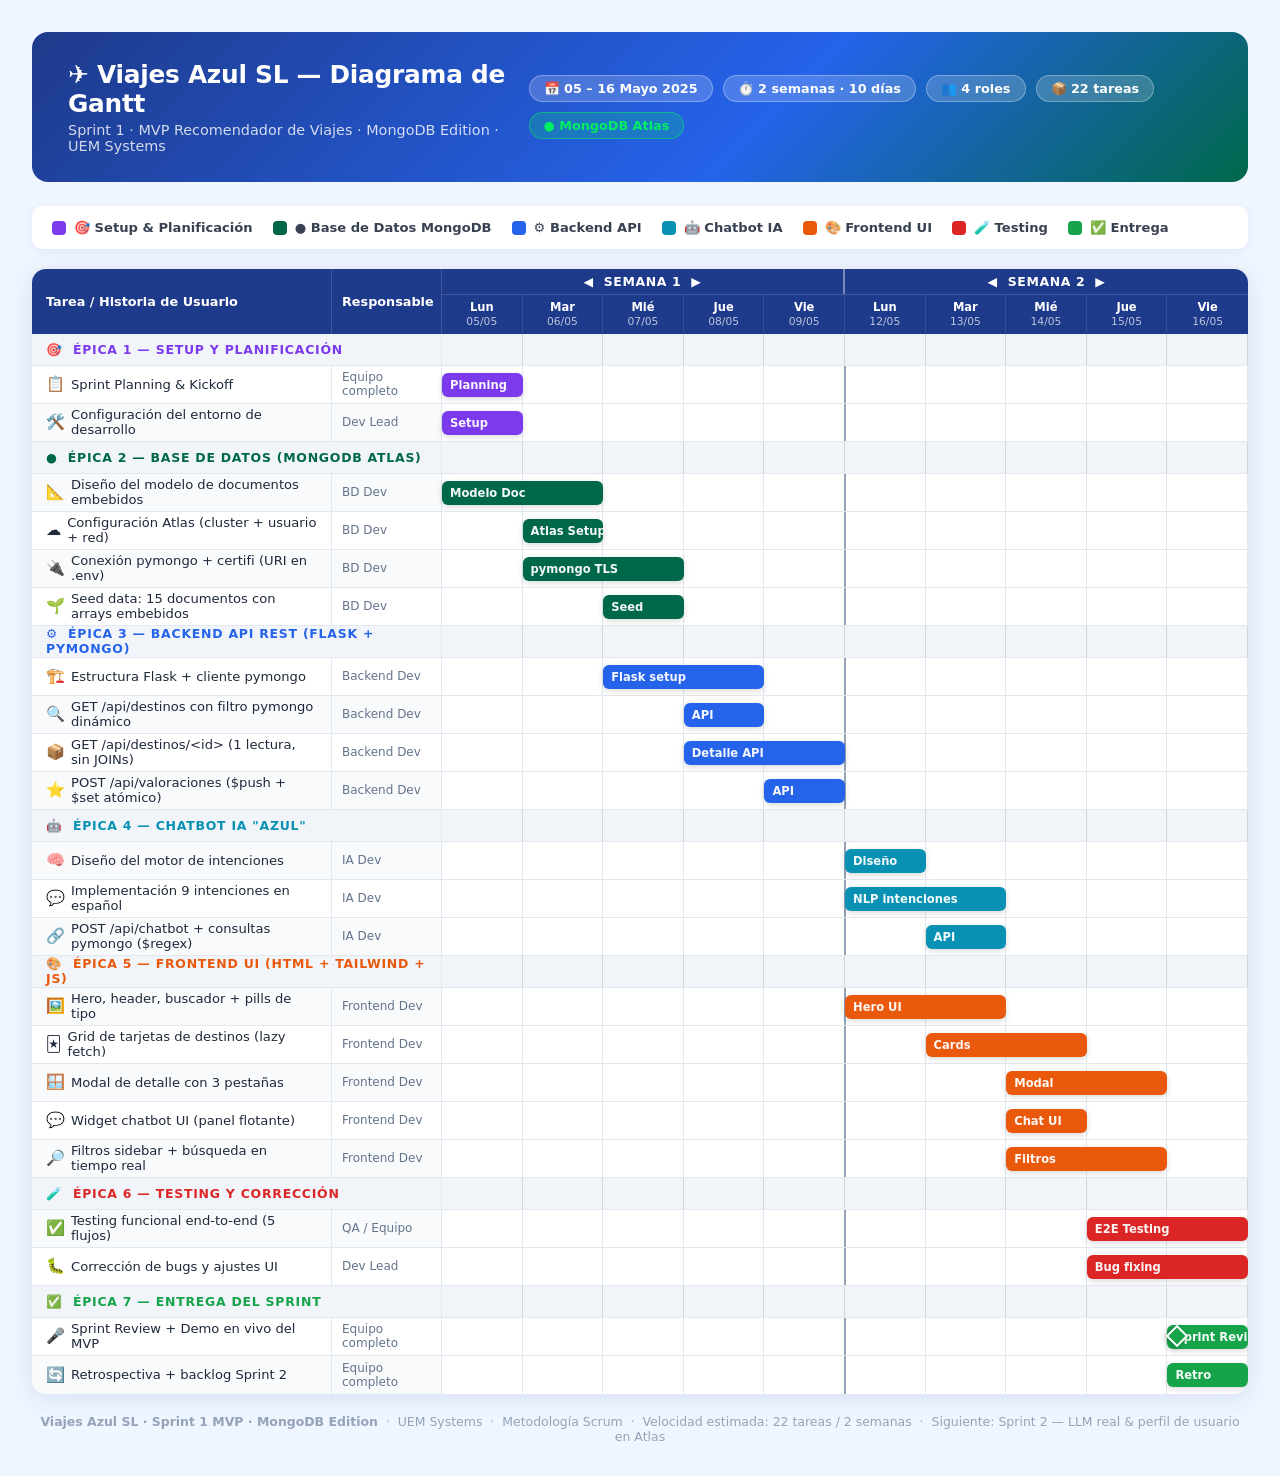
<file: GANTT_SPRINT1_MONGODB.html>
<!DOCTYPE html>
<html lang="es">
<head>
  <meta charset="UTF-8">
  <meta name="viewport" content="width=device-width, initial-scale=1.0">
  <title>Gantt – Sprint 1 MVP · Viajes Azul SL · MongoDB Edition</title>
  <style>
    :root {
      --col-task: 300px;
      --col-resp: 110px;
      --row-h:    38px;
      --epic-h:   32px;

      --c-purple:  #7c3aed;
      --c-db:      #00684a;
      --c-api:     #2563eb;
      --c-chat:    #0891b2;
      --c-front:   #ea580c;
      --c-test:    #dc2626;
      --c-done:    #16a34a;

      --line:      #e2e8f0;
      --bg-alt:    #f8fafc;
    }

    * { box-sizing: border-box; margin: 0; padding: 0; }

    body {
      font-family: 'Segoe UI', system-ui, sans-serif;
      background: #f0f6ff;
      padding: 32px;
      min-width: 1180px;
    }

    /* ── Page header ─────────────────────────────────────────────────── */
    .page-header {
      background: linear-gradient(135deg, #1e3a8a 0%, #2563eb 60%, #00684a 100%);
      border-radius: 16px;
      padding: 28px 36px;
      color: #fff;
      margin-bottom: 24px;
      display: flex;
      justify-content: space-between;
      align-items: center;
    }
    .ph-title { font-size: 1.55rem; font-weight: 800; letter-spacing: -.01em; }
    .ph-sub   { font-size: .9rem; opacity: .8; margin-top: 4px; }
    .ph-chips { display: flex; gap: 10px; flex-wrap: wrap; }
    .chip {
      background: rgba(255,255,255,.18);
      border: 1px solid rgba(255,255,255,.3);
      border-radius: 50px;
      padding: 5px 14px;
      font-size: .8rem;
      font-weight: 600;
    }
    .chip-mongo {
      background: rgba(0,237,100,.2);
      border: 1px solid rgba(0,237,100,.5);
      color: #00ed64;
    }

    /* ── Legend ──────────────────────────────────────────────────────── */
    .legend {
      display: flex;
      gap: 20px;
      flex-wrap: wrap;
      margin-bottom: 20px;
      background: #fff;
      padding: 14px 20px;
      border-radius: 10px;
      box-shadow: 0 2px 8px rgba(30,58,138,.08);
    }
    .leg-item { display: flex; align-items: center; gap: 8px; font-size: .82rem; font-weight: 600; color: #374151; }
    .leg-dot  { width: 14px; height: 14px; border-radius: 4px; flex-shrink: 0; }

    /* ── Gantt wrapper ────────────────────────────────────────────────── */
    .gantt-wrap {
      background: #fff;
      border-radius: 14px;
      box-shadow: 0 4px 24px rgba(30,58,138,.12);
      overflow: hidden;
    }

    /* ── Every row = flex: [task | responsible | bars] ──────────────── */
    .g-row {
      display: flex;
      align-items: stretch;
      border-bottom: 1px solid var(--line);
      min-height: var(--row-h);
    }
    .g-row:last-child { border-bottom: none; }
    .g-row:nth-child(even) .g-cell-task,
    .g-row:nth-child(even) .g-cell-resp { background: var(--bg-alt); }

    /* ── Cell: task name ─────────────────────────────────────────────── */
    .g-cell-task {
      width: var(--col-task);
      flex-shrink: 0;
      padding: 0 14px;
      display: flex;
      align-items: center;
      font-size: .82rem;
      color: #1e293b;
      border-right: 1px solid var(--line);
      background: #fff;
    }
    .task-icon { margin-right: 6px; font-size: .95rem; }

    /* ── Cell: responsible ───────────────────────────────────────────── */
    .g-cell-resp {
      width: var(--col-resp);
      flex-shrink: 0;
      padding: 0 10px;
      display: flex;
      align-items: center;
      font-size: .75rem;
      color: #64748b;
      border-right: 1px solid var(--line);
      background: #fff;
    }

    /* ── Cell: bars area ─────────────────────────────────────────────── */
    .g-cell-bars {
      flex: 1;
      position: relative;
      background-image: repeating-linear-gradient(
        to right,
        transparent 0%,
        transparent calc(10% - 1px),
        var(--line) calc(10% - 1px),
        var(--line) 10%
      );
    }
    .g-cell-bars::after {
      content: '';
      position: absolute;
      top: 0; bottom: 0;
      left: 50%;
      width: 2px;
      background: #94a3b8;
      transform: translateX(-50%);
      z-index: 1;
    }

    /* ── Bar ─────────────────────────────────────────────────────────── */
    .bar {
      position: absolute;
      top: 7px;
      height: calc(var(--row-h) - 14px);
      border-radius: 6px;
      display: flex;
      align-items: center;
      padding: 0 8px;
      font-size: .72rem;
      font-weight: 700;
      color: rgba(255,255,255,.95);
      white-space: nowrap;
      overflow: hidden;
      text-overflow: ellipsis;
      z-index: 2;
      box-shadow: 0 2px 6px rgba(0,0,0,.15);
    }
    .bar-purple { background: var(--c-purple); }
    .bar-db     { background: var(--c-db); }
    .bar-api    { background: var(--c-api); }
    .bar-chat   { background: var(--c-chat); }
    .bar-front  { background: var(--c-front); }
    .bar-test   { background: var(--c-test); }
    .bar-done   { background: var(--c-done); }

    /* ── Column header rows ──────────────────────────────────────────── */
    .g-row-header {
      display: flex;
      background: #1e3a8a;
      color: #fff;
    }
    .gh-task {
      width: var(--col-task);
      flex-shrink: 0;
      padding: 10px 14px;
      font-size: .8rem;
      font-weight: 700;
      border-right: 1px solid rgba(255,255,255,.15);
      display: flex;
      align-items: center;
    }
    .gh-resp {
      width: var(--col-resp);
      flex-shrink: 0;
      padding: 10px 10px;
      font-size: .8rem;
      font-weight: 700;
      border-right: 1px solid rgba(255,255,255,.15);
      display: flex;
      align-items: center;
    }
    .gh-bars {
      flex: 1;
      display: flex;
      flex-direction: column;
    }
    .week-row {
      display: flex;
      border-bottom: 1px solid rgba(255,255,255,.15);
    }
    .week-cell {
      width: 50%;
      text-align: center;
      padding: 5px 0;
      font-size: .78rem;
      font-weight: 700;
      letter-spacing: .05em;
    }
    .week-cell:first-child { border-right: 2px solid rgba(255,255,255,.4); }
    .day-row { display: flex; }
    .day-cell {
      width: 10%;
      text-align: center;
      padding: 5px 0;
      font-size: .72rem;
      border-right: 1px solid rgba(255,255,255,.1);
      line-height: 1.3;
    }
    .day-cell:last-child { border-right: none; }
    .day-cell .day-name { display: block; font-weight: 600; }
    .day-cell .day-date { display: block; opacity: .7; font-size: .67rem; }

    /* ── Epic section header ─────────────────────────────────────────── */
    .g-row-epic {
      display: flex;
      background: #f1f5f9;
      border-bottom: 1px solid var(--line);
      min-height: var(--epic-h);
    }
    .epic-label {
      width: calc(var(--col-task) + var(--col-resp));
      flex-shrink: 0;
      padding: 0 14px;
      display: flex;
      align-items: center;
      font-size: .78rem;
      font-weight: 800;
      text-transform: uppercase;
      letter-spacing: .06em;
      border-right: 1px solid var(--line);
    }
    .epic-bars { flex: 1; background: #f1f5f9; }
    .epic-days {
      position: relative;
      height: 100%;
      background-image: repeating-linear-gradient(
        to right,
        transparent 0%,
        transparent calc(10% - 1px),
        #d1d5db calc(10% - 1px),
        #d1d5db 10%
      );
    }

    /* ── Footer ─────────────────────────────────────────────────────── */
    .page-footer {
      margin-top: 20px;
      text-align: center;
      font-size: .78rem;
      color: #94a3b8;
    }

    /* ── Milestone diamond ───────────────────────────────────────────── */
    .milestone {
      position: absolute;
      top: 50%;
      transform: translateY(-50%) rotate(45deg);
      width: 16px;
      height: 16px;
      background: var(--c-done);
      border: 2px solid #fff;
      z-index: 3;
      box-shadow: 0 2px 6px rgba(0,0,0,.2);
    }
  </style>
</head>
<body>

<!-- ── Page header ──────────────────────────────────────────────────────── -->
<div class="page-header">
  <div>
    <div class="ph-title">✈️ Viajes Azul SL — Diagrama de Gantt</div>
    <div class="ph-sub">Sprint 1 · MVP Recomendador de Viajes · MongoDB Edition · UEM Systems</div>
  </div>
  <div class="ph-chips">
    <span class="chip">📅 05 – 16 Mayo 2025</span>
    <span class="chip">⏱️ 2 semanas · 10 días</span>
    <span class="chip">👥 4 roles</span>
    <span class="chip">📦 22 tareas</span>
    <span class="chip chip-mongo">● MongoDB Atlas</span>
  </div>
</div>

<!-- ── Legend ───────────────────────────────────────────────────────────── -->
<div class="legend">
  <div class="leg-item"><div class="leg-dot" style="background:var(--c-purple)"></div>🎯 Setup &amp; Planificación</div>
  <div class="leg-item"><div class="leg-dot" style="background:var(--c-db)"></div>● Base de Datos MongoDB</div>
  <div class="leg-item"><div class="leg-dot" style="background:var(--c-api)"></div>⚙️ Backend API</div>
  <div class="leg-item"><div class="leg-dot" style="background:var(--c-chat)"></div>🤖 Chatbot IA</div>
  <div class="leg-item"><div class="leg-dot" style="background:var(--c-front)"></div>🎨 Frontend UI</div>
  <div class="leg-item"><div class="leg-dot" style="background:var(--c-test)"></div>🧪 Testing</div>
  <div class="leg-item"><div class="leg-dot" style="background:var(--c-done)"></div>✅ Entrega</div>
</div>

<!-- ── Gantt chart ──────────────────────────────────────────────────────── -->
<div class="gantt-wrap">

  <!-- Column headers -->
  <div class="g-row-header">
    <div class="gh-task">Tarea / Historia de Usuario</div>
    <div class="gh-resp">Responsable</div>
    <div class="gh-bars">
      <div class="week-row">
        <div class="week-cell">◀ &nbsp;SEMANA 1 &nbsp;▶</div>
        <div class="week-cell">◀ &nbsp;SEMANA 2 &nbsp;▶</div>
      </div>
      <div class="day-row">
        <div class="day-cell"><span class="day-name">Lun</span><span class="day-date">05/05</span></div>
        <div class="day-cell"><span class="day-name">Mar</span><span class="day-date">06/05</span></div>
        <div class="day-cell"><span class="day-name">Mié</span><span class="day-date">07/05</span></div>
        <div class="day-cell"><span class="day-name">Jue</span><span class="day-date">08/05</span></div>
        <div class="day-cell"><span class="day-name">Vie</span><span class="day-date">09/05</span></div>
        <div class="day-cell"><span class="day-name">Lun</span><span class="day-date">12/05</span></div>
        <div class="day-cell"><span class="day-name">Mar</span><span class="day-date">13/05</span></div>
        <div class="day-cell"><span class="day-name">Mié</span><span class="day-date">14/05</span></div>
        <div class="day-cell"><span class="day-name">Jue</span><span class="day-date">15/05</span></div>
        <div class="day-cell"><span class="day-name">Vie</span><span class="day-date">16/05</span></div>
      </div>
    </div>
  </div>

  <!-- ═══ ÉPICA 1: SETUP ════════════════════════════════════════════════ -->
  <div class="g-row-epic">
    <div class="epic-label" style="color:var(--c-purple)">🎯 &nbsp;Épica 1 — Setup y Planificación</div>
    <div class="epic-bars"><div class="epic-days"></div></div>
  </div>

  <div class="g-row">
    <div class="g-cell-task"><span class="task-icon">📋</span>Sprint Planning &amp; Kickoff</div>
    <div class="g-cell-resp">Equipo completo</div>
    <div class="g-cell-bars">
      <div class="bar bar-purple" style="left:0%;width:10%">Planning</div>
    </div>
  </div>

  <div class="g-row">
    <div class="g-cell-task"><span class="task-icon">🛠️</span>Configuración del entorno de desarrollo</div>
    <div class="g-cell-resp">Dev Lead</div>
    <div class="g-cell-bars">
      <div class="bar bar-purple" style="left:0%;width:10%">Setup</div>
    </div>
  </div>

  <!-- ═══ ÉPICA 2: BASE DE DATOS MONGODB ═══════════════════════════════ -->
  <div class="g-row-epic">
    <div class="epic-label" style="color:var(--c-db)">● &nbsp;Épica 2 — Base de Datos (MongoDB Atlas)</div>
    <div class="epic-bars"><div class="epic-days"></div></div>
  </div>

  <div class="g-row">
    <div class="g-cell-task"><span class="task-icon">📐</span>Diseño del modelo de documentos embebidos</div>
    <div class="g-cell-resp">BD Dev</div>
    <div class="g-cell-bars">
      <div class="bar bar-db" style="left:0%;width:20%">Modelo Doc</div>
    </div>
  </div>

  <div class="g-row">
    <div class="g-cell-task"><span class="task-icon">☁️</span>Configuración Atlas (cluster + usuario + red)</div>
    <div class="g-cell-resp">BD Dev</div>
    <div class="g-cell-bars">
      <div class="bar bar-db" style="left:10%;width:10%">Atlas Setup</div>
    </div>
  </div>

  <div class="g-row">
    <div class="g-cell-task"><span class="task-icon">🔌</span>Conexión pymongo + certifi (URI en .env)</div>
    <div class="g-cell-resp">BD Dev</div>
    <div class="g-cell-bars">
      <div class="bar bar-db" style="left:10%;width:20%">pymongo TLS</div>
    </div>
  </div>

  <div class="g-row">
    <div class="g-cell-task"><span class="task-icon">🌱</span>Seed data: 15 documentos con arrays embebidos</div>
    <div class="g-cell-resp">BD Dev</div>
    <div class="g-cell-bars">
      <div class="bar bar-db" style="left:20%;width:10%">Seed</div>
    </div>
  </div>

  <!-- ═══ ÉPICA 3: BACKEND API ══════════════════════════════════════════ -->
  <div class="g-row-epic">
    <div class="epic-label" style="color:var(--c-api)">⚙️ &nbsp;Épica 3 — Backend API REST (Flask + pymongo)</div>
    <div class="epic-bars"><div class="epic-days"></div></div>
  </div>

  <div class="g-row">
    <div class="g-cell-task"><span class="task-icon">🏗️</span>Estructura Flask + cliente pymongo</div>
    <div class="g-cell-resp">Backend Dev</div>
    <div class="g-cell-bars">
      <div class="bar bar-api" style="left:20%;width:20%">Flask setup</div>
    </div>
  </div>

  <div class="g-row">
    <div class="g-cell-task"><span class="task-icon">🔍</span>GET /api/destinos con filtro pymongo dinámico</div>
    <div class="g-cell-resp">Backend Dev</div>
    <div class="g-cell-bars">
      <div class="bar bar-api" style="left:30%;width:10%">API</div>
    </div>
  </div>

  <div class="g-row">
    <div class="g-cell-task"><span class="task-icon">📦</span>GET /api/destinos/&lt;id&gt; (1 lectura, sin JOINs)</div>
    <div class="g-cell-resp">Backend Dev</div>
    <div class="g-cell-bars">
      <div class="bar bar-api" style="left:30%;width:20%">Detalle API</div>
    </div>
  </div>

  <div class="g-row">
    <div class="g-cell-task"><span class="task-icon">⭐</span>POST /api/valoraciones ($push + $set atómico)</div>
    <div class="g-cell-resp">Backend Dev</div>
    <div class="g-cell-bars">
      <div class="bar bar-api" style="left:40%;width:10%">API</div>
    </div>
  </div>

  <!-- ═══ ÉPICA 4: CHATBOT ══════════════════════════════════════════════ -->
  <div class="g-row-epic">
    <div class="epic-label" style="color:var(--c-chat)">🤖 &nbsp;Épica 4 — Chatbot IA "Azul"</div>
    <div class="epic-bars"><div class="epic-days"></div></div>
  </div>

  <div class="g-row">
    <div class="g-cell-task"><span class="task-icon">🧠</span>Diseño del motor de intenciones</div>
    <div class="g-cell-resp">IA Dev</div>
    <div class="g-cell-bars">
      <div class="bar bar-chat" style="left:50%;width:10%">Diseño</div>
    </div>
  </div>

  <div class="g-row">
    <div class="g-cell-task"><span class="task-icon">💬</span>Implementación 9 intenciones en español</div>
    <div class="g-cell-resp">IA Dev</div>
    <div class="g-cell-bars">
      <div class="bar bar-chat" style="left:50%;width:20%">NLP intenciones</div>
    </div>
  </div>

  <div class="g-row">
    <div class="g-cell-task"><span class="task-icon">🔗</span>POST /api/chatbot + consultas pymongo ($regex)</div>
    <div class="g-cell-resp">IA Dev</div>
    <div class="g-cell-bars">
      <div class="bar bar-chat" style="left:60%;width:10%">API</div>
    </div>
  </div>

  <!-- ═══ ÉPICA 5: FRONTEND ═════════════════════════════════════════════ -->
  <div class="g-row-epic">
    <div class="epic-label" style="color:var(--c-front)">🎨 &nbsp;Épica 5 — Frontend UI (HTML + Tailwind + JS)</div>
    <div class="epic-bars"><div class="epic-days"></div></div>
  </div>

  <div class="g-row">
    <div class="g-cell-task"><span class="task-icon">🖼️</span>Hero, header, buscador + pills de tipo</div>
    <div class="g-cell-resp">Frontend Dev</div>
    <div class="g-cell-bars">
      <div class="bar bar-front" style="left:50%;width:20%">Hero UI</div>
    </div>
  </div>

  <div class="g-row">
    <div class="g-cell-task"><span class="task-icon">🃏</span>Grid de tarjetas de destinos (lazy fetch)</div>
    <div class="g-cell-resp">Frontend Dev</div>
    <div class="g-cell-bars">
      <div class="bar bar-front" style="left:60%;width:20%">Cards</div>
    </div>
  </div>

  <div class="g-row">
    <div class="g-cell-task"><span class="task-icon">🪟</span>Modal de detalle con 3 pestañas</div>
    <div class="g-cell-resp">Frontend Dev</div>
    <div class="g-cell-bars">
      <div class="bar bar-front" style="left:70%;width:20%">Modal</div>
    </div>
  </div>

  <div class="g-row">
    <div class="g-cell-task"><span class="task-icon">💬</span>Widget chatbot UI (panel flotante)</div>
    <div class="g-cell-resp">Frontend Dev</div>
    <div class="g-cell-bars">
      <div class="bar bar-front" style="left:70%;width:10%">Chat UI</div>
    </div>
  </div>

  <div class="g-row">
    <div class="g-cell-task"><span class="task-icon">🔎</span>Filtros sidebar + búsqueda en tiempo real</div>
    <div class="g-cell-resp">Frontend Dev</div>
    <div class="g-cell-bars">
      <div class="bar bar-front" style="left:70%;width:20%">Filtros</div>
    </div>
  </div>

  <!-- ═══ ÉPICA 6: TESTING ══════════════════════════════════════════════ -->
  <div class="g-row-epic">
    <div class="epic-label" style="color:var(--c-test)">🧪 &nbsp;Épica 6 — Testing y Corrección</div>
    <div class="epic-bars"><div class="epic-days"></div></div>
  </div>

  <div class="g-row">
    <div class="g-cell-task"><span class="task-icon">✅</span>Testing funcional end-to-end (5 flujos)</div>
    <div class="g-cell-resp">QA / Equipo</div>
    <div class="g-cell-bars">
      <div class="bar bar-test" style="left:80%;width:20%">E2E Testing</div>
    </div>
  </div>

  <div class="g-row">
    <div class="g-cell-task"><span class="task-icon">🐛</span>Corrección de bugs y ajustes UI</div>
    <div class="g-cell-resp">Dev Lead</div>
    <div class="g-cell-bars">
      <div class="bar bar-test" style="left:80%;width:20%">Bug fixing</div>
    </div>
  </div>

  <!-- ═══ ÉPICA 7: ENTREGA ══════════════════════════════════════════════ -->
  <div class="g-row-epic">
    <div class="epic-label" style="color:var(--c-done)">✅ &nbsp;Épica 7 — Entrega del Sprint</div>
    <div class="epic-bars"><div class="epic-days"></div></div>
  </div>

  <div class="g-row">
    <div class="g-cell-task"><span class="task-icon">🎤</span>Sprint Review + Demo en vivo del MVP</div>
    <div class="g-cell-resp">Equipo completo</div>
    <div class="g-cell-bars">
      <div class="milestone" style="left:calc(90% + 2px)"></div>
      <div class="bar bar-done" style="left:90%;width:10%">Sprint Review</div>
    </div>
  </div>

  <div class="g-row">
    <div class="g-cell-task"><span class="task-icon">🔄</span>Retrospectiva + backlog Sprint 2</div>
    <div class="g-cell-resp">Equipo completo</div>
    <div class="g-cell-bars">
      <div class="bar bar-done" style="left:90%;width:10%">Retro</div>
    </div>
  </div>

</div><!-- /gantt-wrap -->

<!-- ── Footer ──────────────────────────────────────────────────────────── -->
<div class="page-footer">
  <strong>Viajes Azul SL · Sprint 1 MVP · MongoDB Edition</strong> &nbsp;·&nbsp;
  UEM Systems &nbsp;·&nbsp; Metodología Scrum &nbsp;·&nbsp;
  Velocidad estimada: 22 tareas / 2 semanas &nbsp;·&nbsp;
  Siguiente: Sprint 2 — LLM real &amp; perfil de usuario en Atlas
</div>

</body>
</html>
</file>
